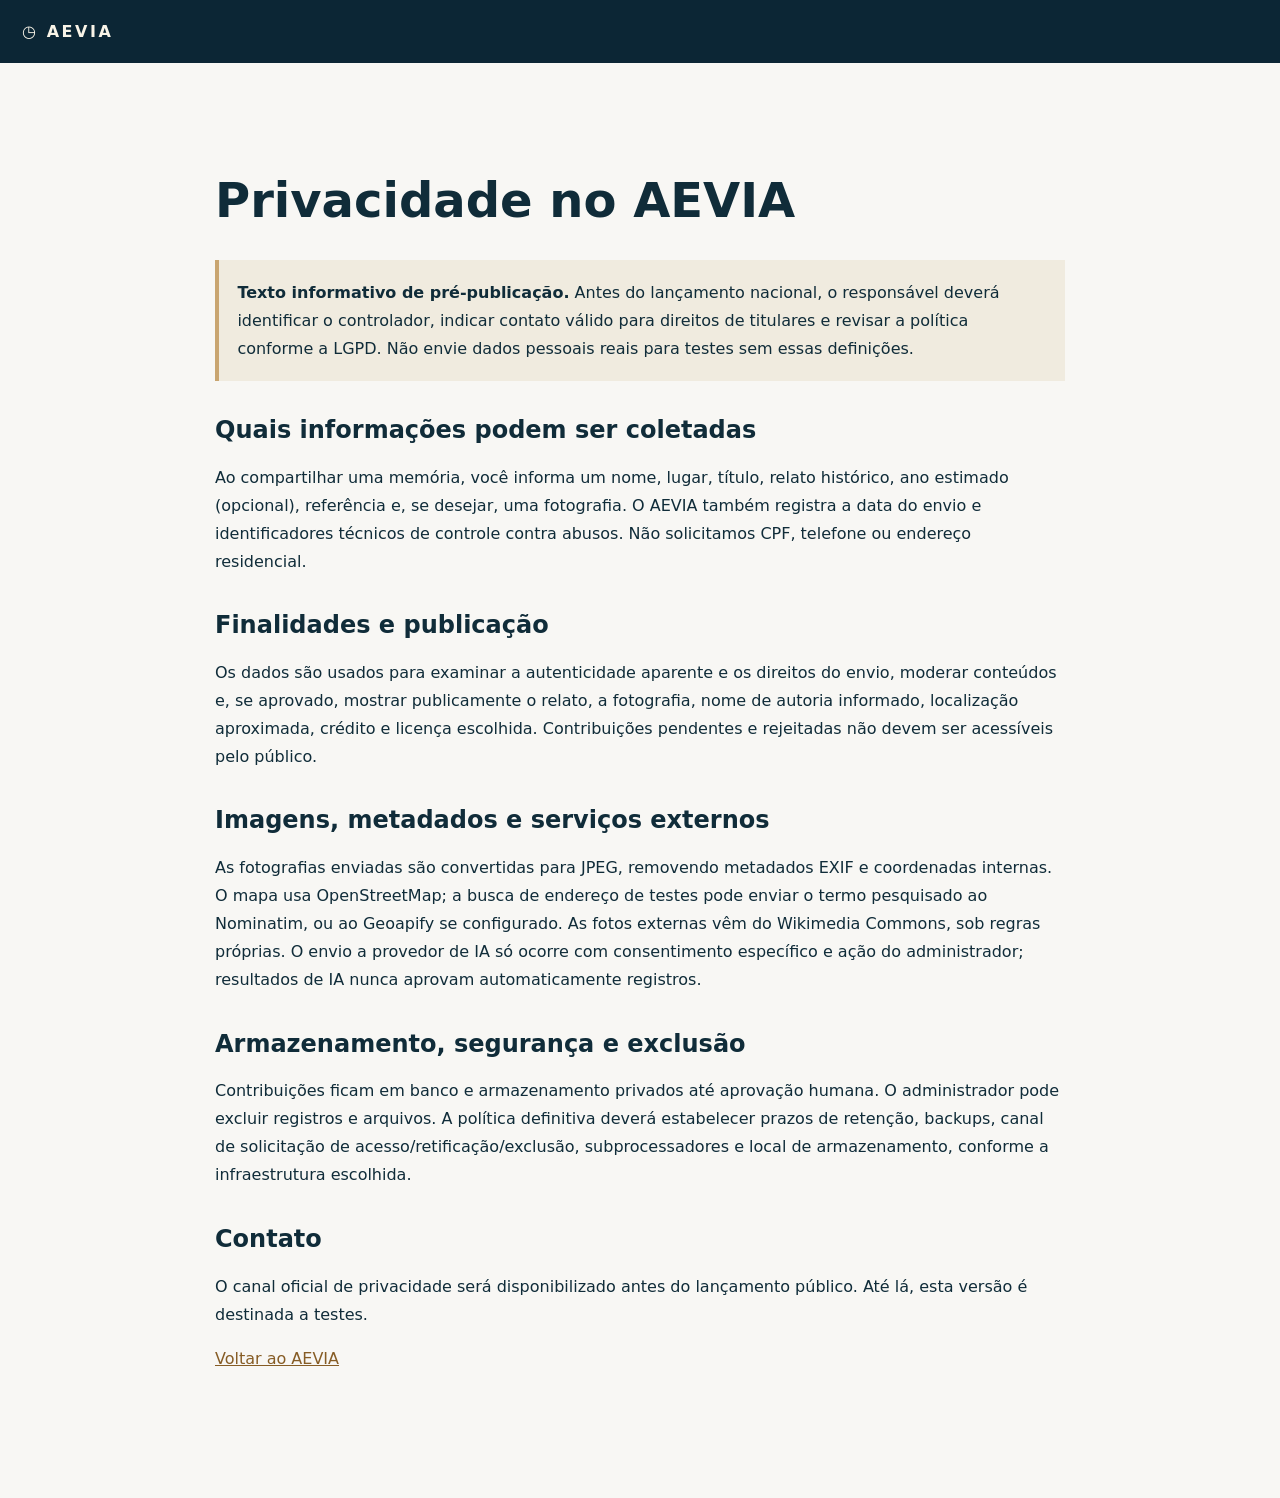
<file: static/privacidade.html>
<!doctype html><html lang="pt-BR"><head><meta charset="utf-8"><meta name="viewport" content="width=device-width,initial-scale=1"><title>Política de privacidade • AEVIA</title><style>
:root{font-family:system-ui,-apple-system,Segoe UI,sans-serif;color:#102c39;background:#f8f7f4}body{margin:0}main{max-width:850px;margin:5vh auto;padding:2rem 1.4rem 4rem}a{color:#865c25}header{background:#0c2635;padding:22px;color:#f9f4e8}header a{color:#f9f4e8;text-decoration:none;font-weight:800;letter-spacing:.16em}h1{font-size:clamp(2rem,4vw,3rem)}h2{margin-top:2.2rem}p,li{line-height:1.75}.warning{border-left:4px solid #c9a570;background:#f0ebdf;padding:1.15rem}
</style></head><body><header><a href="/">◷ AEVIA</a></header><main><h1>Privacidade no AEVIA</h1>
<p class="warning"><strong>Texto informativo de pré-publicação.</strong> Antes do lançamento nacional, o responsável deverá identificar o controlador, indicar contato válido para direitos de titulares e revisar a política conforme a LGPD. Não envie dados pessoais reais para testes sem essas definições.</p>
<h2>Quais informações podem ser coletadas</h2><p>Ao compartilhar uma memória, você informa um nome, lugar, título, relato histórico, ano estimado (opcional), referência e, se desejar, uma fotografia. O AEVIA também registra a data do envio e identificadores técnicos de controle contra abusos. Não solicitamos CPF, telefone ou endereço residencial.</p>
<h2>Finalidades e publicação</h2><p>Os dados são usados para examinar a autenticidade aparente e os direitos do envio, moderar conteúdos e, se aprovado, mostrar publicamente o relato, a fotografia, nome de autoria informado, localização aproximada, crédito e licença escolhida. Contribuições pendentes e rejeitadas não devem ser acessíveis pelo público.</p>
<h2>Imagens, metadados e serviços externos</h2><p>As fotografias enviadas são convertidas para JPEG, removendo metadados EXIF e coordenadas internas. O mapa usa OpenStreetMap; a busca de endereço de testes pode enviar o termo pesquisado ao Nominatim, ou ao Geoapify se configurado. As fotos externas vêm do Wikimedia Commons, sob regras próprias. O envio a provedor de IA só ocorre com consentimento específico e ação do administrador; resultados de IA nunca aprovam automaticamente registros.</p>
<h2>Armazenamento, segurança e exclusão</h2><p>Contribuições ficam em banco e armazenamento privados até aprovação humana. O administrador pode excluir registros e arquivos. A política definitiva deverá estabelecer prazos de retenção, backups, canal de solicitação de acesso/retificação/exclusão, subprocessadores e local de armazenamento, conforme a infraestrutura escolhida.</p>
<h2>Contato</h2><p>O canal oficial de privacidade será disponibilizado antes do lançamento público. Até lá, esta versão é destinada a testes.</p><p><a href="/">Voltar ao AEVIA</a></p></main></body></html>
</file>
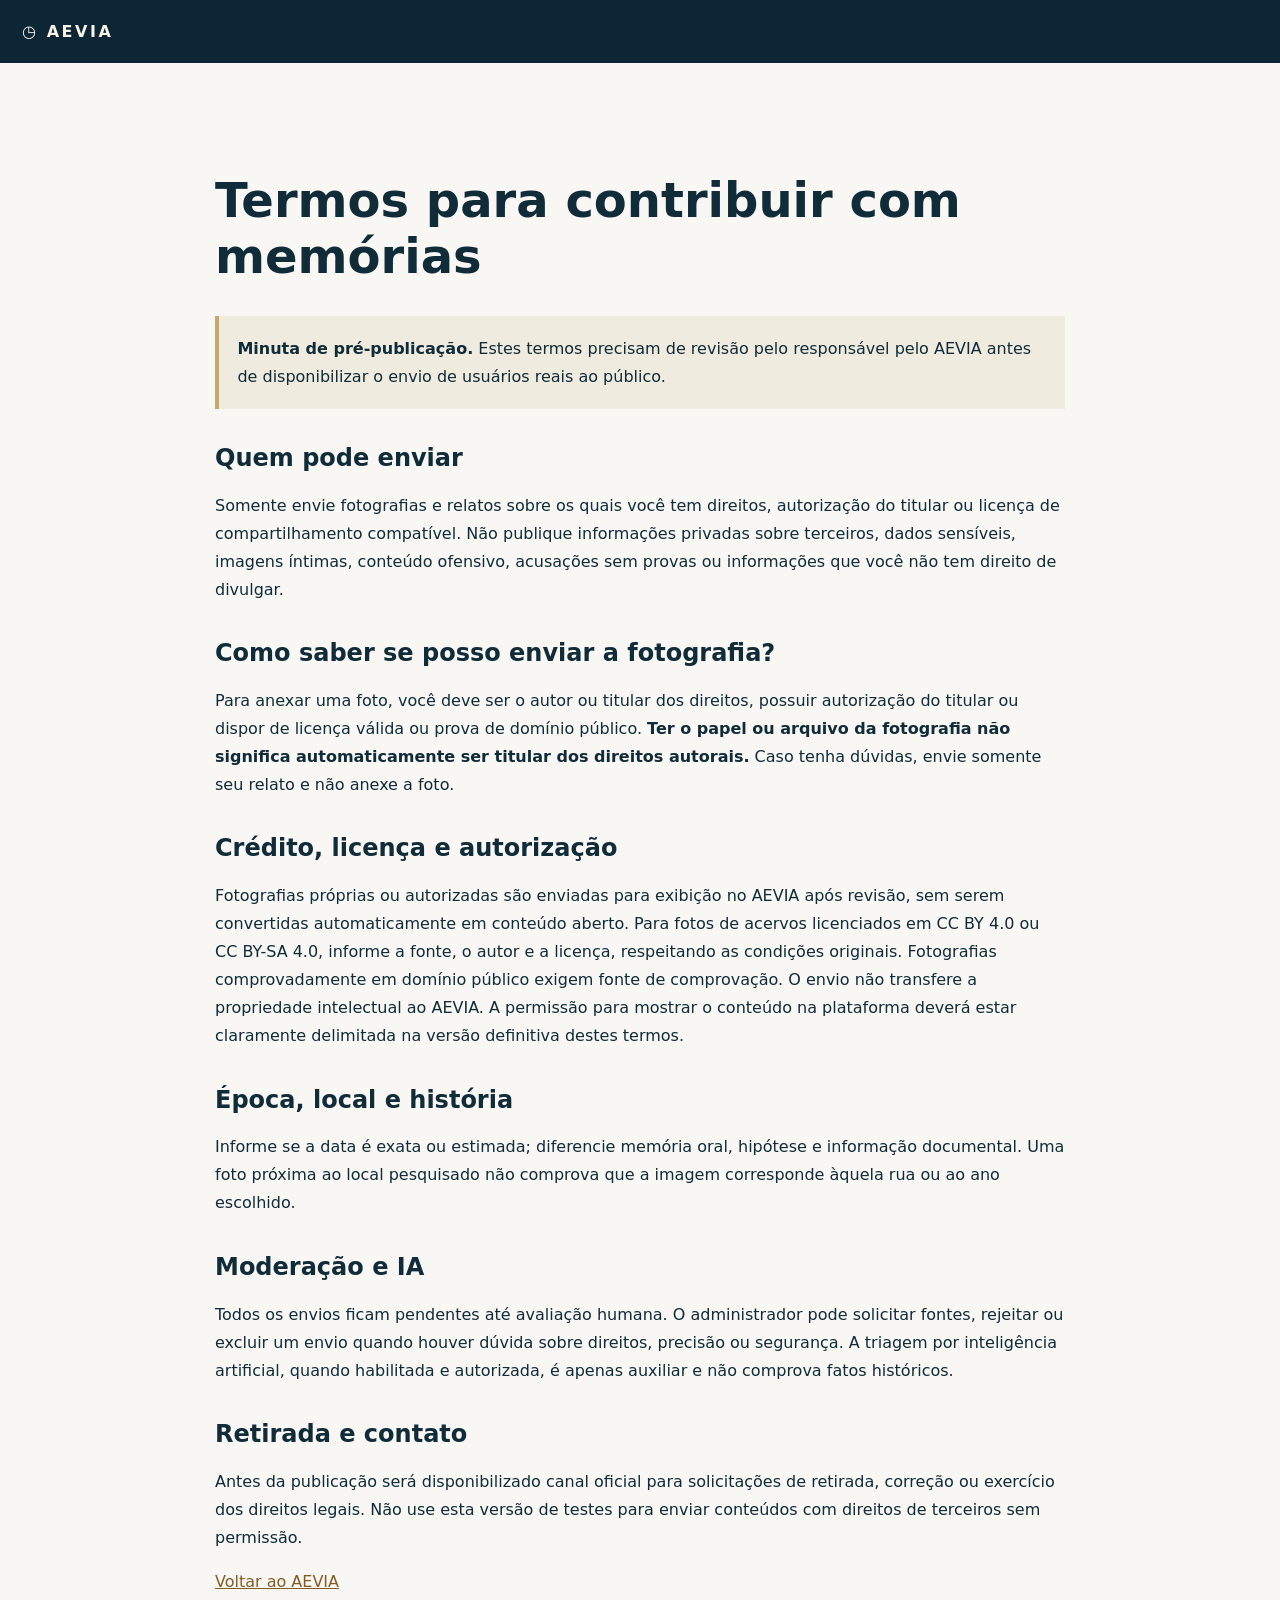
<file: static/termos.html>
<!doctype html><html lang="pt-BR"><head><meta charset="utf-8"><meta name="viewport" content="width=device-width,initial-scale=1"><title>Termos de contribuição • AEVIA</title><style>
:root{font-family:system-ui,-apple-system,Segoe UI,sans-serif;color:#102c39;background:#f8f7f4}body{margin:0}main{max-width:850px;margin:5vh auto;padding:2rem 1.4rem 4rem}a{color:#865c25}header{background:#0c2635;padding:22px;color:#f9f4e8}header a{color:#f9f4e8;text-decoration:none;font-weight:800;letter-spacing:.16em}h1{font-size:clamp(2rem,4vw,3rem)}h2{margin-top:2.2rem}p,li{line-height:1.75}.warning{border-left:4px solid #c9a570;background:#f0ebdf;padding:1.15rem}
</style></head><body><header><a href="/">◷ AEVIA</a></header><main><h1>Termos para contribuir com memórias</h1>
<p class="warning"><strong>Minuta de pré-publicação.</strong> Estes termos precisam de revisão pelo responsável pelo AEVIA antes de disponibilizar o envio de usuários reais ao público.</p>
<h2>Quem pode enviar</h2><p>Somente envie fotografias e relatos sobre os quais você tem direitos, autorização do titular ou licença de compartilhamento compatível. Não publique informações privadas sobre terceiros, dados sensíveis, imagens íntimas, conteúdo ofensivo, acusações sem provas ou informações que você não tem direito de divulgar.</p>
<h2>Como saber se posso enviar a fotografia?</h2><p>Para anexar uma foto, você deve ser o autor ou titular dos direitos, possuir autorização do titular ou dispor de licença válida ou prova de domínio público. <strong>Ter o papel ou arquivo da fotografia não significa automaticamente ser titular dos direitos autorais.</strong> Caso tenha dúvidas, envie somente seu relato e não anexe a foto.</p><h2>Crédito, licença e autorização</h2><p>Fotografias próprias ou autorizadas são enviadas para exibição no AEVIA após revisão, sem serem convertidas automaticamente em conteúdo aberto. Para fotos de acervos licenciados em CC BY 4.0 ou CC BY-SA 4.0, informe a fonte, o autor e a licença, respeitando as condições originais. Fotografias comprovadamente em domínio público exigem fonte de comprovação. O envio não transfere a propriedade intelectual ao AEVIA. A permissão para mostrar o conteúdo na plataforma deverá estar claramente delimitada na versão definitiva destes termos.</p>
<h2>Época, local e história</h2><p>Informe se a data é exata ou estimada; diferencie memória oral, hipótese e informação documental. Uma foto próxima ao local pesquisado não comprova que a imagem corresponde àquela rua ou ao ano escolhido.</p>
<h2>Moderação e IA</h2><p>Todos os envios ficam pendentes até avaliação humana. O administrador pode solicitar fontes, rejeitar ou excluir um envio quando houver dúvida sobre direitos, precisão ou segurança. A triagem por inteligência artificial, quando habilitada e autorizada, é apenas auxiliar e não comprova fatos históricos.</p>
<h2>Retirada e contato</h2><p>Antes da publicação será disponibilizado canal oficial para solicitações de retirada, correção ou exercício dos direitos legais. Não use esta versão de testes para enviar conteúdos com direitos de terceiros sem permissão.</p><p><a href="/">Voltar ao AEVIA</a></p></main></body></html>
</file>
